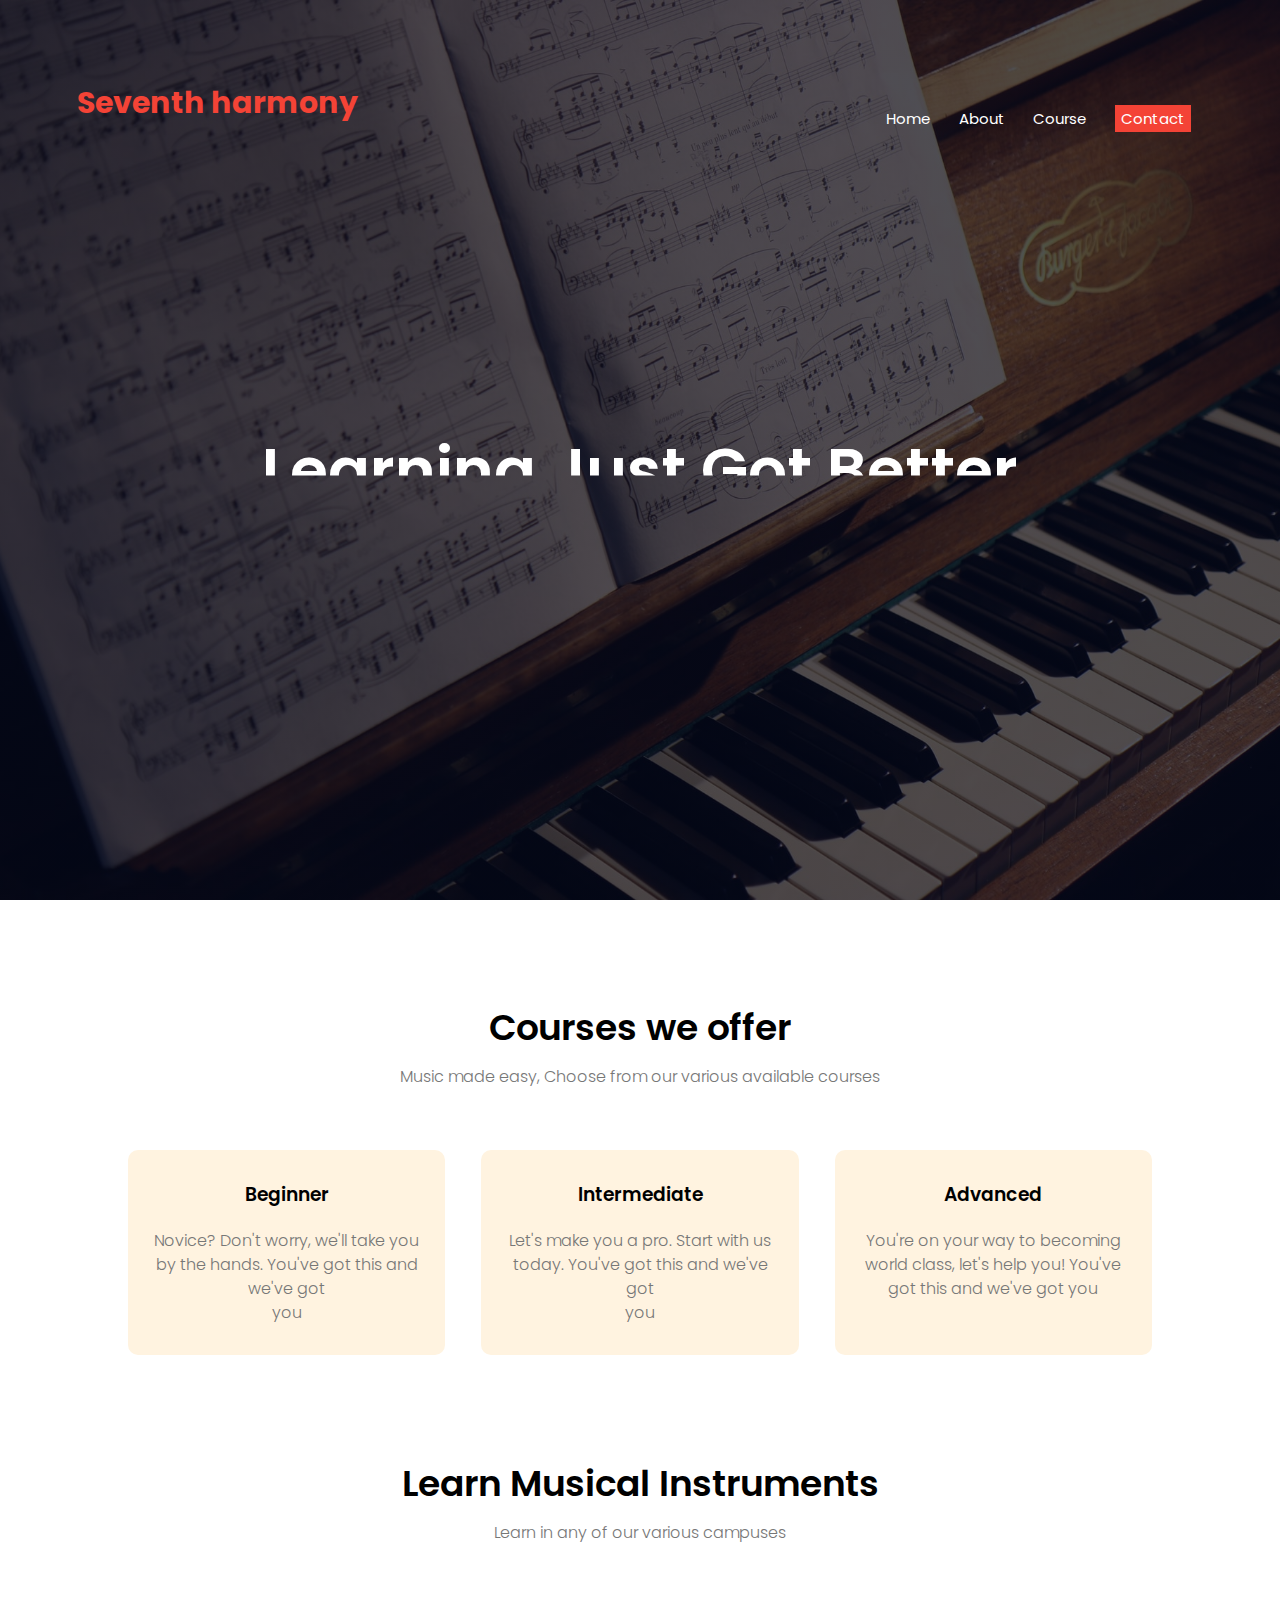
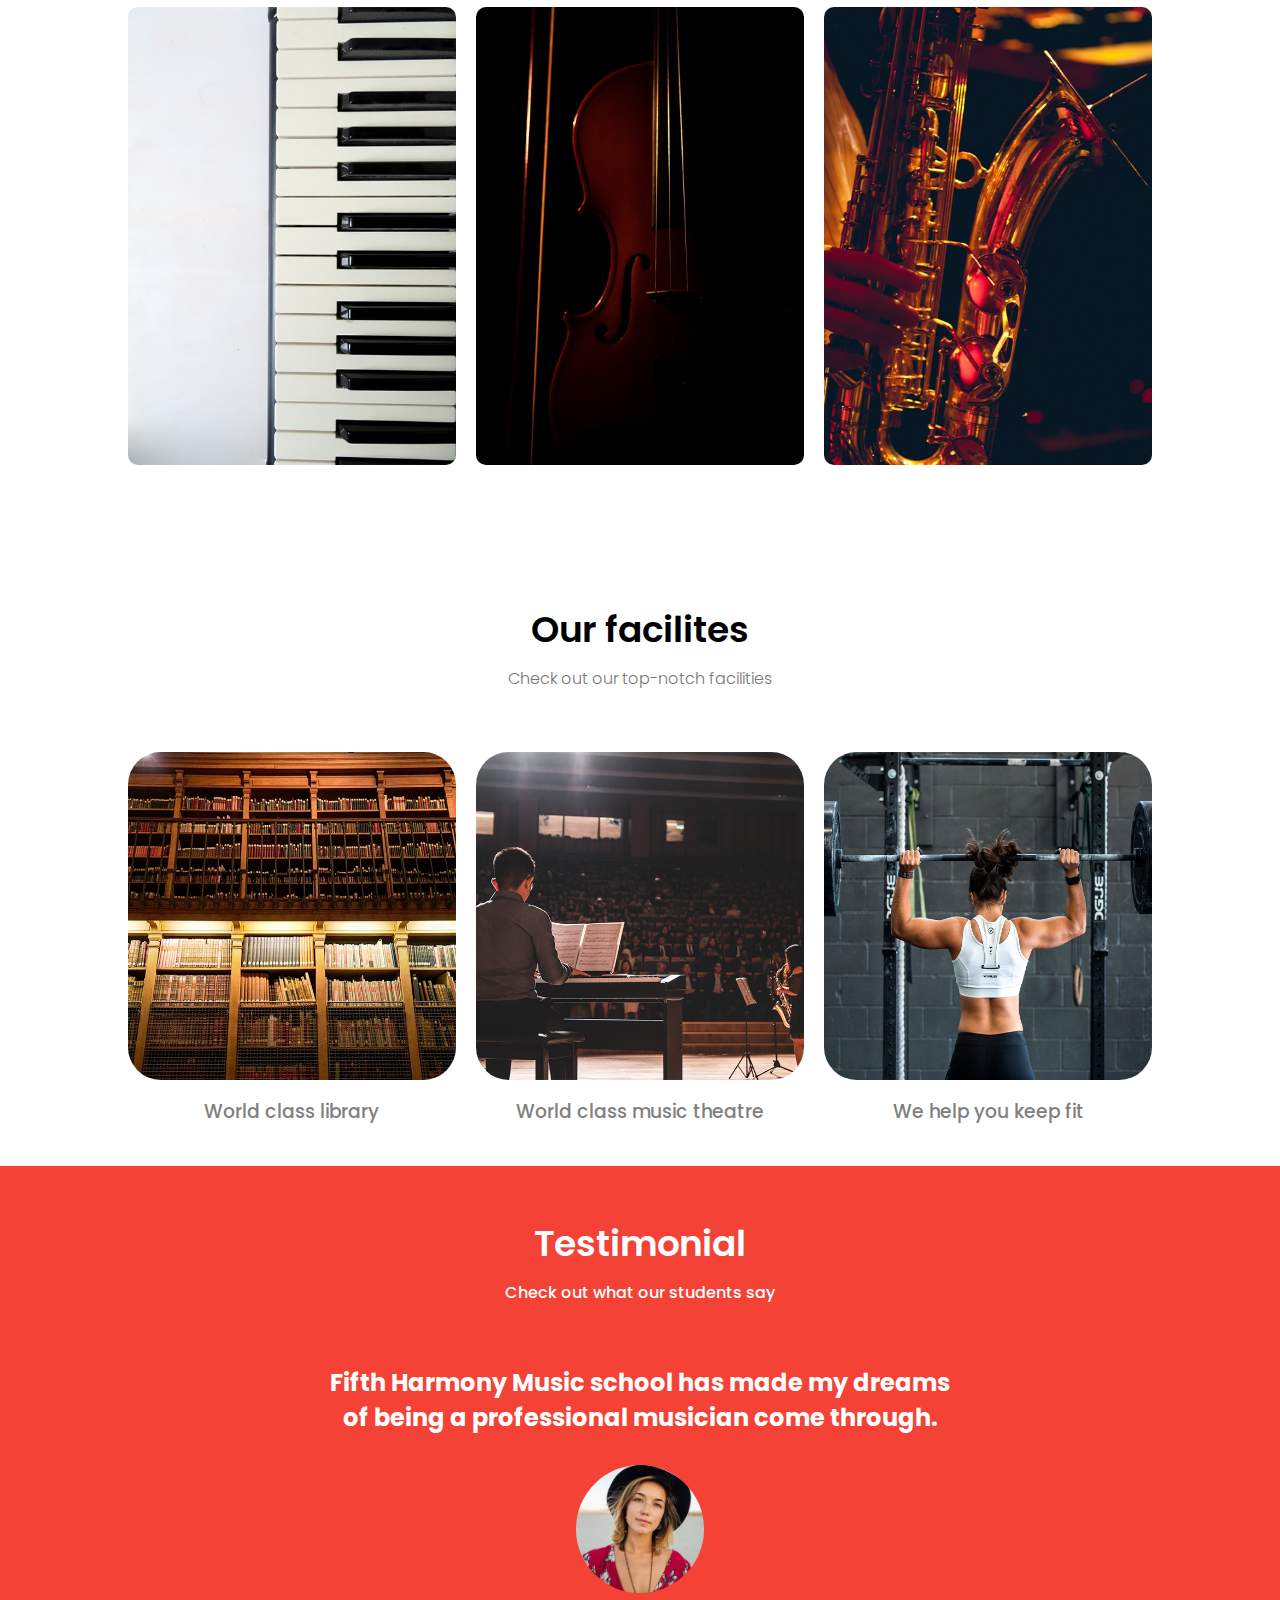
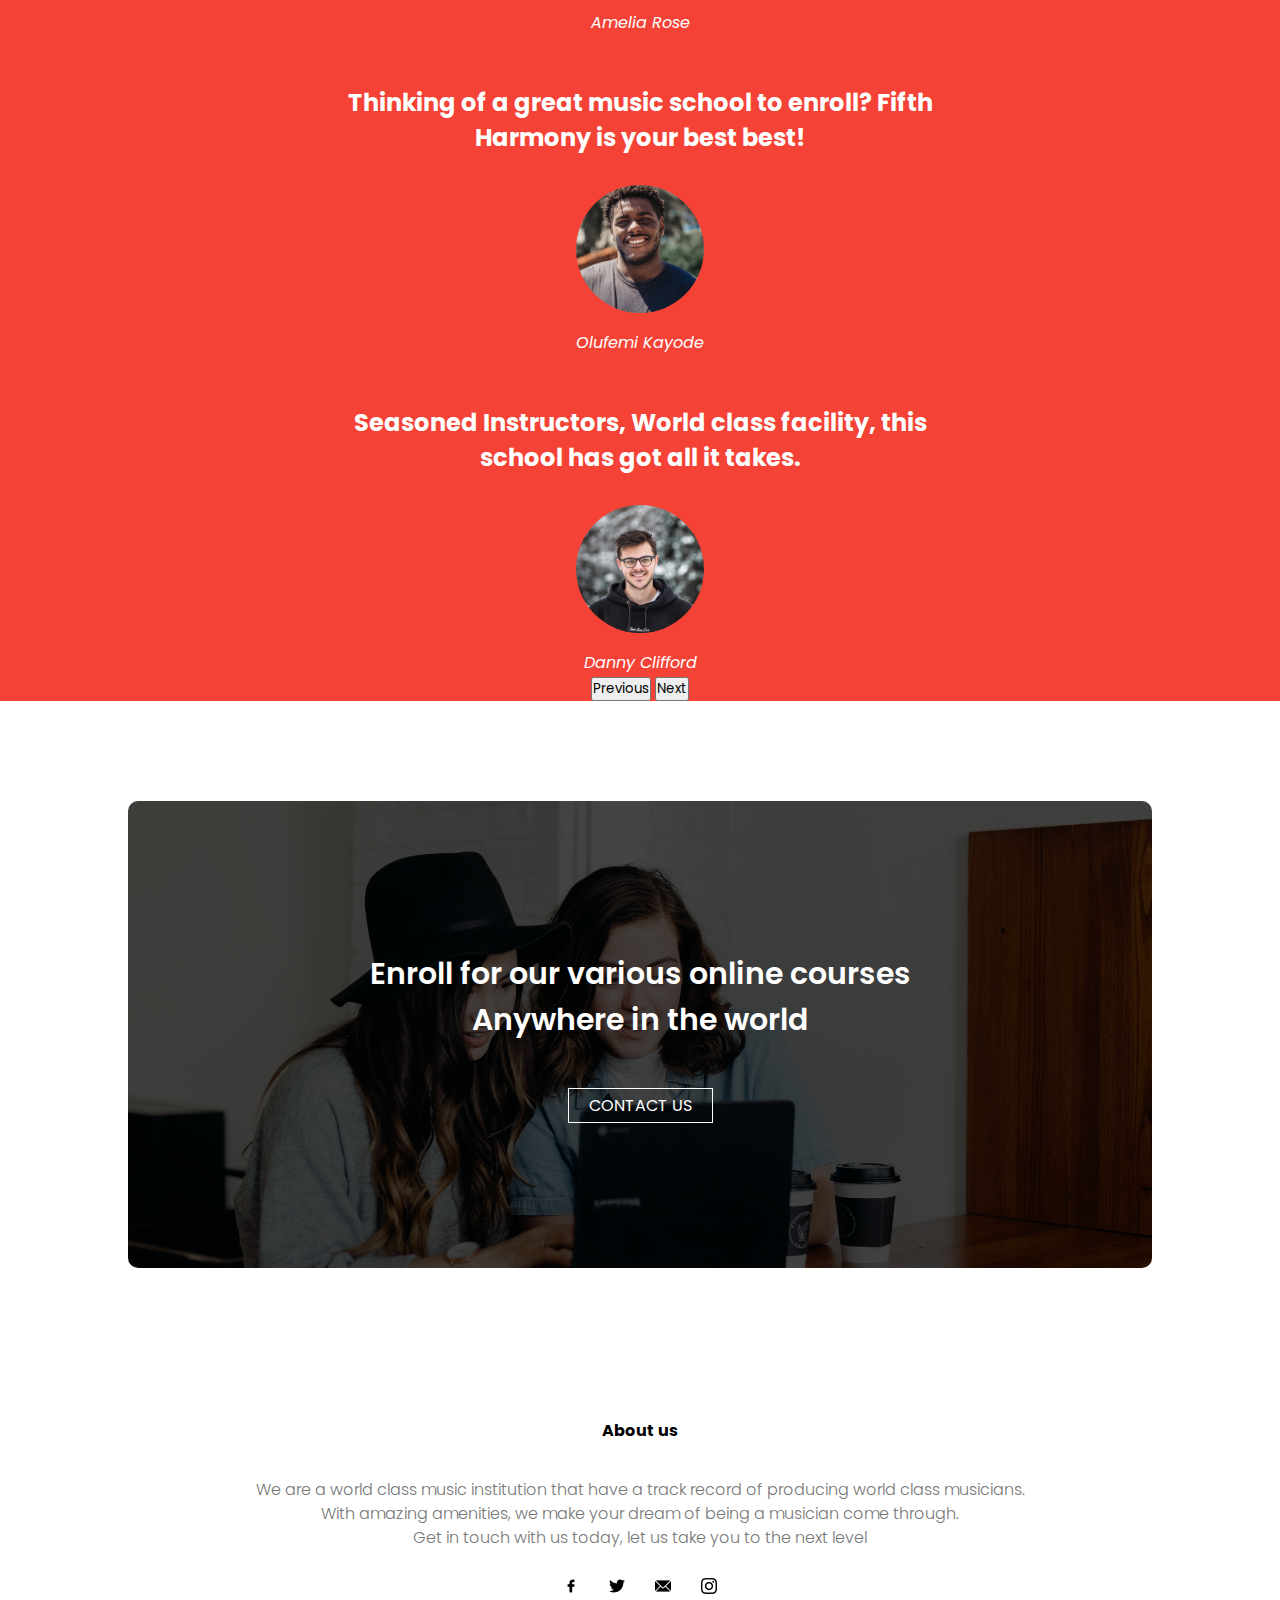
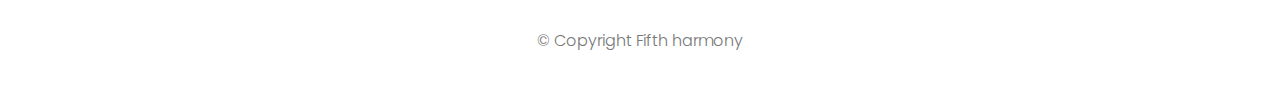
<file: index.html>
<!DOCTYPE html>
<html lang="en" dir="ltr">

<head>
  <meta name="viewport" content="with=device-width, initial-scale=1.0, maximum-scale=1.0, user-scalable=0">
  <title>University Web</title>
  <link rel="preconnect" href="https://fonts.googleapis.com">
  <link rel="preconnect" href="https://fonts.gstatic.com" crossorigin>
  <!-- google fonts -->
  <link href="https://fonts.googleapis.com/css2?family=Poppins:ital,wght@0,100;0,200;0,300;0,400;0,700;1,600&display=swap" rel="stylesheet">
  <!-- css style sheets -->
  <link href="https://cdn.jsdelivr.net/npm/bootstrap@5.2.0-beta1/dist/css/bootstrap.min.css" rel="stylesheet" integrity="sha384-0evHe/X+R7YkIZDRvuzKMRqM+OrBnVFBL6DOitfPri4tjfHxaWutUpFmBp4vmVor" crossorigin="anonymous">
  <link rel="stylesheet" href="styles.css">
  <!-- bootstrap script -->
  <script src="https://cdn.jsdelivr.net/npm/bootstrap@5.2.0-beta1/dist/js/bootstrap.bundle.min.js" integrity="sha384-pprn3073KE6tl6bjs2QrFaJGz5/SUsLqktiwsUTF55Jfv3qYSDhgCecCxMW52nD2" crossorigin="anonymous"></script>
  <!-- <link rel="stylesheet" href="<link rel="stylesheet" href="https://cdn.jsdelivr.net/npm/@fortawesome/fontawesome-free@6.1.1/css/fontawesome.min.css" integrity="sha384-zIaWifL2YFF1qaDiAo0JFgsmasocJ/rqu7LKYH8CoBEXqGbb9eO+Xi3s6fQhgFWM" crossorigin="anonymous"> -->
</head>

<body>
  <section class="header">
    <nav>

      <a href="#" class="Fifth-harmony">Seventh harmony</a>
      <div class="nav-links" id="navLinks">
        <img class="nav-close-img" src="close.png" onclick="hideMenu()">
        <ul>
          <li><a href="index.html">Home</a></li>
          <li><a href="about.html">About</a></li>
          <li><a href="course.html">Course</a></li>
          <!-- <li><a href="#">Blog</a></li> -->
          <li><a href="contact.html"class="contact-btn">Contact</a></li>
        </ul>
      </div>
      <img class="nav-close-img" src="menu.png" onclick="showMenu()">
    </nav>

    <div class="text-box">
      <h1>Learning Just Got Better</h1>
      <p>With state of the art libraries, seasoned instructors and other world class amenities, <br> we provide a learning enviroment that is second to none</p>
      <a href="" class="hero-btn">Visit us today</a>
    </div>

  </section>

  <!-- Courses -->
  <section class="Course">
    <h1>Courses we offer</h1>
    <p>Music made easy, Choose from our various available courses</p>


    <div class="row">
      <div class="course-col">
        <h3>Beginner</h3>
        <p>Novice? Don't worry, we'll take you by the hands. You've got this and we've got <br> you</p>
      </div>
      <div class="course-col">
        <h3>Intermediate</h3>
        <p>Let's make you a pro. Start with us today. You've got this and we've got <br> you</p>
      </div>
      <div class="course-col">
        <h3>Advanced</h3>
        <p>You're on your way to becoming world class, let's help you! You've got this and we've got you</p>
      </div>
    </div>
  </section>

  <!-- Campus -->

  <section class="campus">
    <h1>Learn Musical Instruments</h1>
    <p>Learn in any of our various campuses</p>
    <div class="row">
      <div class="campus-col">
        <img src="piano.png" alt="">
        <div class="layer">
          <h3>Learn to play the Piano and other musical instruments</h3>
        </div>
      </div>
      <div class="campus-col">
        <img src="violin.png" alt="">
        <div class="layer">
          <h3>Learn to play the Violin and other musical instruments</h3>
        </div>
      </div>
      <div class="campus-col">
        <img src="sax.png" alt="">
        <div class="layer">
          <h3>Learn to play the Saxophone and other musical instruments</h3>
        </div>
      </div>
    </div>
  </section>

  <!-- Facilities -->
  <section class="facilities">
    <h1>Our facilites</h1>
    <p>Check out our top-notch facilities</p>
    <div class="row">

      <div class="facilities-col">
        <img src="library.png" alt="">
        <h3>World class library</h3>
      </div>
      <div class="facilities-col">
        <img src="theatre.png" alt="">
        <h3>World class music theatre</h3>
      </div>
      <div class="facilities-col">
        <img src="gym.png" alt="">
        <h3>We help you keep fit</h3>
      </div>
    </div>
  </section>

  <!-- testimonials -->
  <section class="testimonial">
    <h1>Testimonial</h1>
    <p>Check out what our students say</p>
    <div id="carouselExampleControls" class="carousel slide" data-bs-ride="carousel" data-bs-interval=2000 >
      <div class="carousel-inner">
        <div class="carousel-item active">
          <h2 class="testimonial-text">Fifth Harmony Music school has made my dreams of being a professional musician come through.</h2>
          <img class="testimonial-image" src="lady-img.jpg" alt="lady-profile">
        <br>  <em>Amelia Rose</em>
        </div>
        <div class="carousel-item">
          <h2 class="testimonial-text">Thinking of a great music school to enroll? Fifth Harmony is your best best!</h2>
          <img class="testimonial-image" src="blackman.png" alt="lady-profile">
        <br>  <em>Olufemi Kayode</em>
        </div>
        <div class="carousel-item">
          <h2 class="testimonial-text">Seasoned Instructors, World class facility, this school has got all it takes.</h2>
          <img class="testimonial-image" src="whiteman.png" alt="lady-profile">
        <br>  <em>Danny Clifford</em>
        </div>
      </div>
      <button class="carousel-control-prev" type="button" data-bs-target="#carouselExampleControls" data-bs-slide="prev">
        <span class="carousel-control-prev-icon" aria-hidden="true"></span>
        <span class="visually-hidden">Previous</span>
      </button>
      <button class="carousel-control-next" type="button" data-bs-target="#carouselExampleControls" data-bs-slide="next">
        <span class="carousel-control-next-icon" aria-hidden="true"></span>
        <span class="visually-hidden">Next</span>
      </button>
    </div>
  </section>
<!-- Call to Action -->
<section class="cta" >
<h1>Enroll for our various online courses <br>Anywhere in the world </h1>
<a href="#" class="cta-btn">CONTACT US</a>
</section>

<!-- Footer -->
<section class="footer">
  <h4>About us</h4>
  <p>We are a world class music institution that have a track record of producing world class musicians.<br> With amazing amenities, we make your dream of being a musician come through.<br> Get in touch with us today, let us take you to the next level</p>
  <div class="social-media">
  <img class="icons" src="facebook.png" alt="">
  <img class="icons" src="twitter.png" alt="">
  <img class="icons" src="email.png" alt="">
  <img class="icons" src="instagram.png" alt="">
  </div>
  <p>© Copyright Fifth harmony</p>
</section>



  <script src="https://ajax.googleapis.com/ajax/libs/jquery/3.6.0/jquery.min.js"></script>
  <script src="index.js" charset="utf-8"></script>
</body>

</html>
</file>
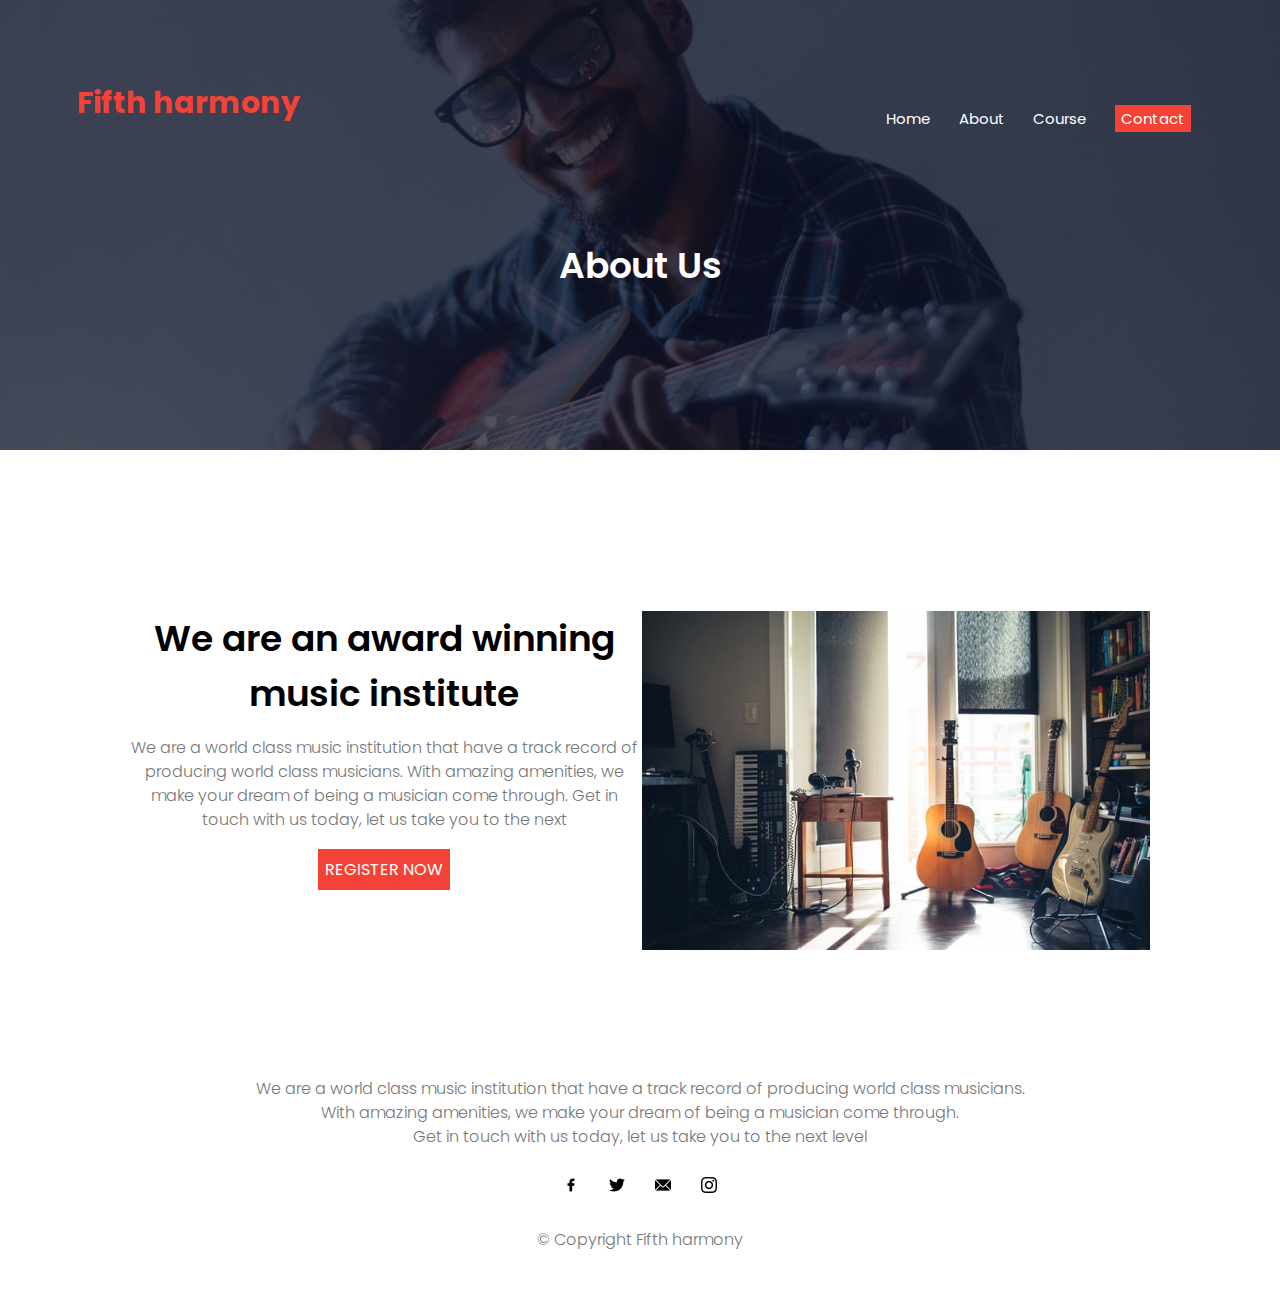
<file: about.html>
<!DOCTYPE html>
<html lang="en" dir="ltr">

<head>
<meta name="viewport" content="with=device-width, initial-scale=1.0, maximum-scale=1.0, user-scalable=0">
  <title>University Web</title>
  <link rel="preconnect" href="https://fonts.googleapis.com">
  <link rel="preconnect" href="https://fonts.gstatic.com" crossorigin>
  <!-- google fonts -->
  <link href="https://fonts.googleapis.com/css2?family=Poppins:ital,wght@0,100;0,200;0,300;0,400;0,700;1,600&display=swap" rel="stylesheet">
  <!-- css style sheets -->
  <link href="https://cdn.jsdelivr.net/npm/bootstrap@5.2.0-beta1/dist/css/bootstrap.min.css" rel="stylesheet" integrity="sha384-0evHe/X+R7YkIZDRvuzKMRqM+OrBnVFBL6DOitfPri4tjfHxaWutUpFmBp4vmVor" crossorigin="anonymous">
  <link rel="stylesheet" href="styles.css">
  <!-- bootstrap script -->
  <script src="https://cdn.jsdelivr.net/npm/bootstrap@5.2.0-beta1/dist/js/bootstrap.bundle.min.js" integrity="sha384-pprn3073KE6tl6bjs2QrFaJGz5/SUsLqktiwsUTF55Jfv3qYSDhgCecCxMW52nD2" crossorigin="anonymous"></script>
  <!-- <link rel="stylesheet" href="<link rel="stylesheet" href="https://cdn.jsdelivr.net/npm/@fortawesome/fontawesome-free@6.1.1/css/fontawesome.min.css" integrity="sha384-zIaWifL2YFF1qaDiAo0JFgsmasocJ/rqu7LKYH8CoBEXqGbb9eO+Xi3s6fQhgFWM" crossorigin="anonymous"> -->
</head>

<body>
  <section class="sub-header">
    <nav>

      <a href="#" class="Fifth-harmony">Fifth harmony</a>
      <div class="nav-links" id="navLinks">
        <img class="nav-close-img" src="close.png" onclick="hideMenu()">
        <ul>
          <li><a href="index.html">Home</a></li>
          <li><a href="about.html">About</a></li>
          <li><a href="course.html">Course</a></li>
          <!-- <li><a href="#">Blog</a></li> -->
          <li><a href="contact.html" class="contact-btn">Contact</a></li>
        </ul>
      </div>
      <img class="nav-close-img" src="menu.png" onclick="showMenu()">
    </nav>

    <h1>About Us</h1>
    <div class="row">
      <!-- <div class="about-col">
        <img src="about.png" alt="">
      </div> -->
    </div>
  </section>
  <!-- About us section -->

  <section class="about-us">

    <div class="row">
      <div class="about-col">
        <h1>We are an award winning music institute</h1>
        <p>We are a world class music institution that have a track record of producing world class musicians. With amazing amenities, we make your dream of being a musician come through. Get in touch with us today, let us take you to the next</p>
        <a href="#" class="about-btn">REGISTER NOW</a>
      </div>
      <div class="about-col">
        <img  src="about.jpg" alt="">
      </div>
    </div>
  </section>



  <!-- Footer -->
  <section class="footer">

    <p>We are a world class music institution that have a track record of producing world class musicians.<br> With amazing amenities, we make your dream of being a musician come through.<br> Get in touch with us today, let us take you to the next
      level</p>
    <div class="social-media">
      <img class="icons" src="facebook.png" alt="">
      <img class="icons" src="twitter.png" alt="">
      <img class="icons" src="email.png" alt="">
      <img class="icons" src="instagram.png" alt="">
    </div>
    <p>© Copyright Fifth harmony</p>
  </section>



  <script src="https://ajax.googleapis.com/ajax/libs/jquery/3.6.0/jquery.min.js"></script>
  <script src="index.js" charset="utf-8"></script>
</body>

</html>
</file>
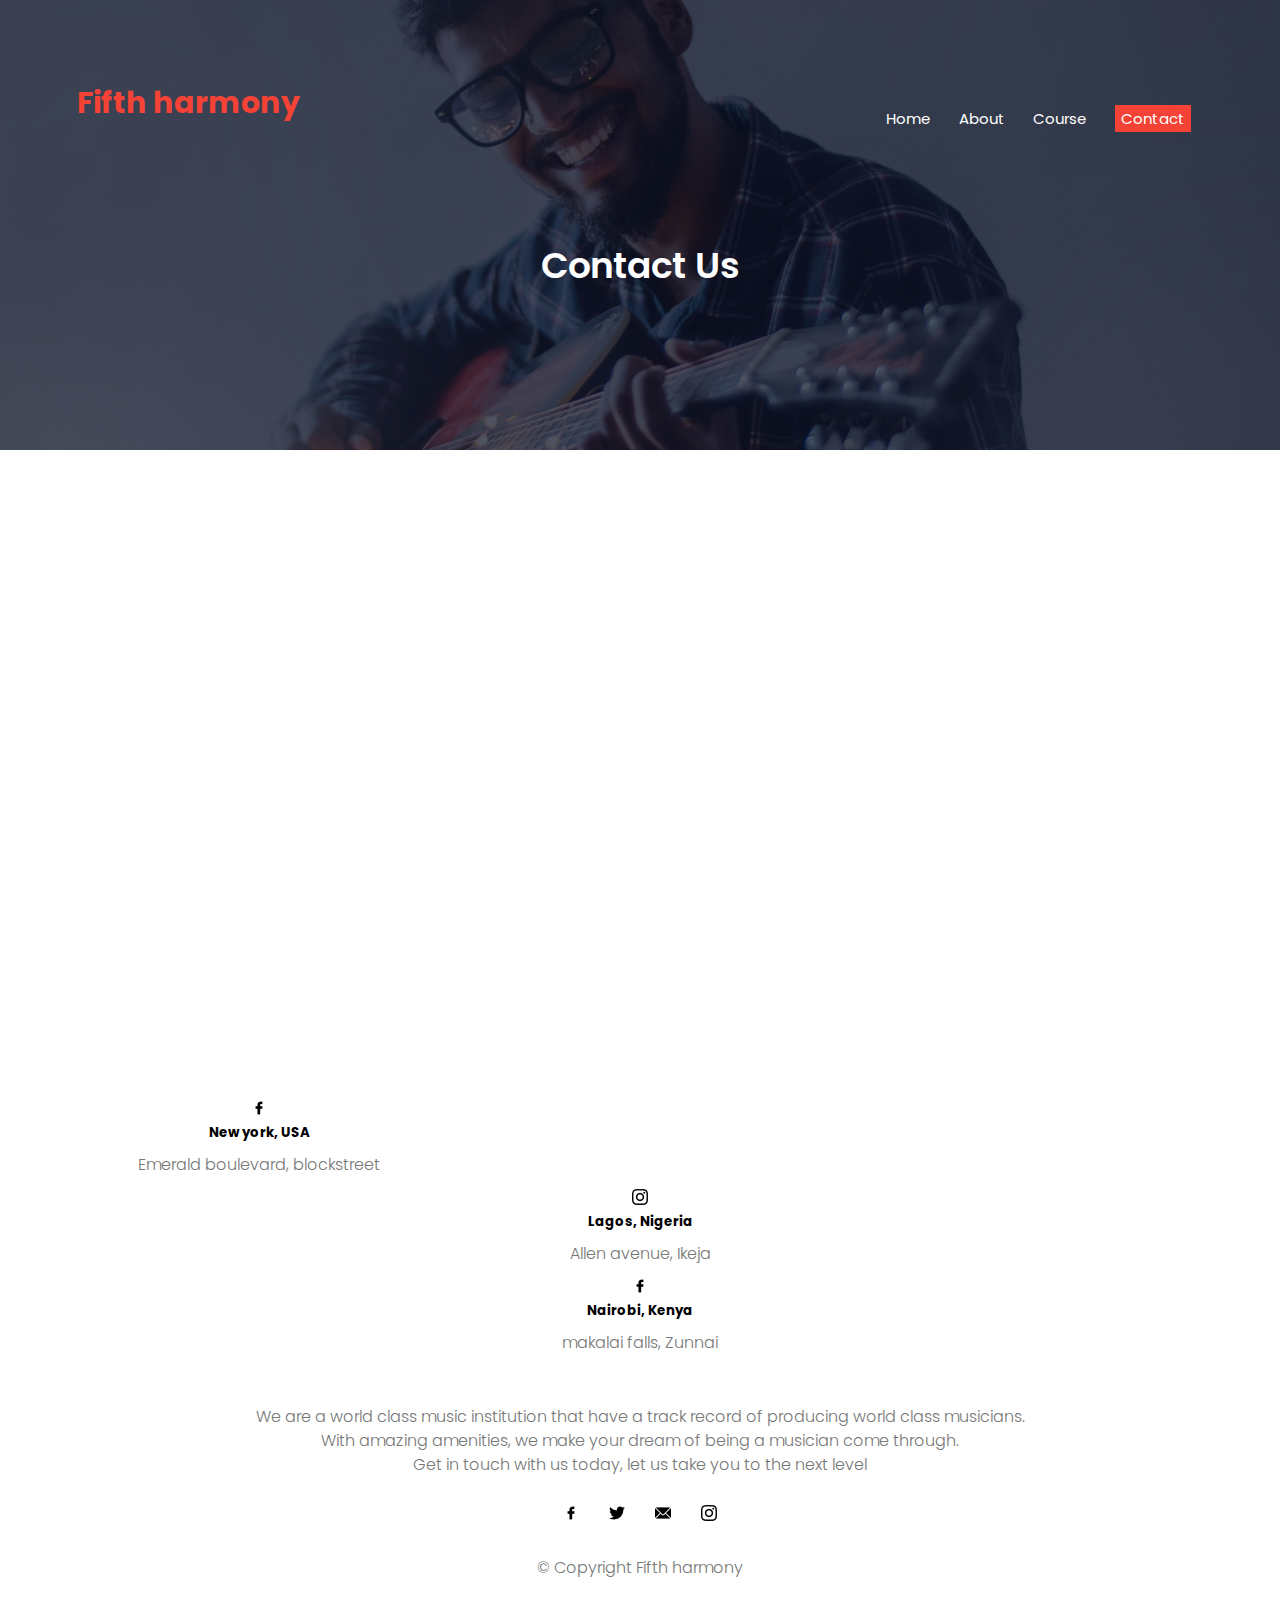
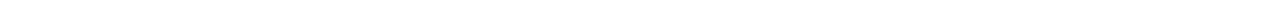
<file: contact.html>
<!DOCTYPE html>
<html lang="en" dir="ltr">

<head>
  <meta name="viewport" content="with=device-width, initial-scale=1.0, maximum-scale=1.0, user-scalable=0">
  <title>University Web</title>
  <link rel="preconnect" href="https://fonts.googleapis.com">
  <link rel="preconnect" href="https://fonts.gstatic.com" crossorigin>
  <!-- google fonts -->
  <link href="https://fonts.googleapis.com/css2?family=Poppins:ital,wght@0,100;0,200;0,300;0,400;0,700;1,600&display=swap" rel="stylesheet">
  <!-- css style sheets -->
  <link href="https://cdn.jsdelivr.net/npm/bootstrap@5.2.0-beta1/dist/css/bootstrap.min.css" rel="stylesheet" integrity="sha384-0evHe/X+R7YkIZDRvuzKMRqM+OrBnVFBL6DOitfPri4tjfHxaWutUpFmBp4vmVor" crossorigin="anonymous">
  <link rel="stylesheet" href="styles.css">
  <!-- bootstrap script -->
  <script src="https://cdn.jsdelivr.net/npm/bootstrap@5.2.0-beta1/dist/js/bootstrap.bundle.min.js" integrity="sha384-pprn3073KE6tl6bjs2QrFaJGz5/SUsLqktiwsUTF55Jfv3qYSDhgCecCxMW52nD2" crossorigin="anonymous"></script>
  <!-- <link rel="stylesheet" href="<link rel="stylesheet" href="https://cdn.jsdelivr.net/npm/@fortawesome/fontawesome-free@6.1.1/css/fontawesome.min.css" integrity="sha384-zIaWifL2YFF1qaDiAo0JFgsmasocJ/rqu7LKYH8CoBEXqGbb9eO+Xi3s6fQhgFWM" crossorigin="anonymous"> -->
</head>

<body>
  <section class="sub-header">
    <nav>

      <a href="#" class="Fifth-harmony">Fifth harmony</a>
      <div class="nav-links" id="navLinks">
        <img class="nav-close-img" src="close.png" onclick="hideMenu()">
        <ul>
          <li><a href="index.html">Home</a></li>
          <li><a href="about.html">About</a></li>
          <li><a href="course.html">Course</a></li>
          <!-- <li><a href="#">Blog</a></li> -->
          <li><a href="contact.html" class="contact-btn">Contact</a></li>
        </ul>
      </div>
      <img class="nav-close-img" src="menu.png" onclick="showMenu()">
    </nav>

    <h1>Contact Us</h1>

  </section>
  <!-- Contact us section -->
  <section class="location">
    <iframe src="https://www.google.com/maps/embed?pb=!1m10!1m8!1m3!1d65324984.1776208!2d68.5329562!3d2.1070881!3m2!1i1024!2i768!4f13.1!5e0!3m2!1sen!2sng!4v1655913078369!5m2!1sen!2sng" width="600" height="450" style="border:0;" allowfullscreen=""
      loading="lazy" referrerpolicy="no-referrer-when-downgrade"></iframe>

  </section>

  <section class="contact-us">
    <div class="row">
      <div class="contact-col">
        <div>
          <img src="facebook.png" alt="">
          <span>
            <h5>New york, USA</h5>
            <p>Emerald boulevard, blockstreet</p>
          </span>
        </div>

      </div>
    </div>
    <div class="contact-col">
      <div>
        <img src="instagram.png" alt="">
        <span>
          <h5>Lagos, Nigeria</h5>
          <p>Allen avenue, Ikeja</p>
        </span>
      </div>
    </div>
    </div>
    <div class="twitter-col">
      <div>
        <img src="facebook.png" alt="">
        <span>
          <h5>Nairobi, Kenya</h5>
          <p>makalai falls, Zunnai</p>
        </span>
      </div>

    </div>
  </section>



  <!-- Footer -->
  <section class="footer">

    <p>We are a world class music institution that have a track record of producing world class musicians.<br> With amazing amenities, we make your dream of being a musician come through.<br> Get in touch with us today, let us take you to the next
      level</p>
    <div class="social-media">
      <img class="icons" src="facebook.png" alt="">
      <img class="icons" src="twitter.png" alt="">
      <img class="icons" src="email.png" alt="">
      <img class="icons" src="instagram.png" alt="">
    </div>
    <p>© Copyright Fifth harmony</p>
  </section>



  <script src="https://ajax.googleapis.com/ajax/libs/jquery/3.6.0/jquery.min.js"></script>
  <script src="index.js" charset="utf-8"></script>
</body>

</html>
</file>
<file: styles.css>
* {
  margin: 0;
  padding: 0;
  font-family: 'Poppins', sans-serif;
}

.header {
  min-height: 100vh;
  width: 100%;
  background-image: linear-gradient(rgba(4, 9, 30, 0.7), rgba(4, 9, 30, 0.7)), url(music.jpg);
  background-position: center;
  background-size: cover;
  position: relative;
}


body{
  overflow-x: hidden;
}


/* navbar */
nav {
  display: flex;
  padding: 2% 6%;
  justify-content: space-between;
  align-items: center;
}

nav img {
  width: 150px;
}

.nav-links {
  /* flex: 1;
  text-align: right; */
}

.nav-links ul li {
  list-style: none;
  display: inline-block;
  padding: 80px 12px;
  position: relative;
}

.nav-links ul li a {
  color: white;
  text-decoration: none;
  font-size: 15px;
}

.nav-links ul li a button{
  border-style: none;
  border-radius: 20%;
  padding: 2% 6%;
}


.nav-links ul li::after {
  content: '';
  width: 0%;
  height: 2px;
  background: #f44336;
  display: block;
  margin: auto;
  transition: 0.5s
}

.nav-links ul li:hover::after {
  width: 100%;
}


.nav-close-img{
  width: 8%;
  display: none;
}

.contact-btn{
  border: 1px solid #f44336;
  padding: 2px 5px;
  background-color: #f44336;
}

.contact-btn:hover{
  background: transparent;
  transition: 0.5s;
  color:  #f44336;
}

.Fifth-harmony{
  text-decoration: none;
  color: #f44336;
  font-size: 30px;
  font-weight: bolder;
  padding-bottom: 33px;
}

.Fifth-harmony:hover{
  color: #ffffff;
}

@media (max-width: 768px) {
  .Fifth-harmony{
    text-decoration: none;
    color: #f44336;
    font-size: 15px;
    font-weight: bolder;
    padding-bottom: 5px;
  }
}


/* hero */
.text-box {
  width: 90%;
  position: absolute;
  top: 50%;
  left: 50%;
  transform: translate(-50%, -50%);
  text-align: center;
}

.text-box h1 {
  font-size: 62px;
  color: white;
}

.text-box p {
  margin: 10px 0 40px 0px;
  font-size: 20px;
  color: white;
}

.hero-btn {
  display: inline-block;
  text-decoration: none;
  color: #ffffff;
  border: 1px solid #fff;
  padding: 5px 20px;
  background: transparent;
  position: relative;
}

.hero-btn:hover {
  border: 1px solid #f44336;
  background-color: #f44336;
  transition: 1s;
  color: black;
}

@media(max-width: 768px) {
  .text-box h1 {
    font-size: 40px;
    color: white;
  }

  .nav-links ul{
    padding: 30px;

  }

  .nav-links ul li{
    display: block;
    padding-top: 10px;
    padding-bottom: 10px

  }

  .nav-links ul li a {
    color: #000000;
    text-decoration: none;
    font-size: 15px;
  }

  .nav-links{
    position: absolute;
    background: white;
    height: 100vh;
    width: 200px;
    top: 0;
    right: -200px;
    text-align: left;
    z-index: 2;
    transition: 1s;
    visibility: hidden;

  }
  .nav-close-img{
    display: block;
    margin: 10px;
    font-size: 22px;
    cursor: pointer;
  }



}

/* courses */
.Course{
  width: 80%;
  margin: auto;
  text-align: center;
  padding-top: 100px;
}

h1{
  font-size: 36px;
  font-weight: 600;
}

p{
color: #777;
font-size: 16px;
font-weight: 300;
line-height: 1.5;
padding: 10px;
}

.row{
  margin-top: 5%;
  display: flex;
  justify-content: space-between;
}

.course-col{
  flex-basis: 31%;
  background-color: #fff3e0;
  border-radius: 10px;
  margin-bottom: 5%;
  padding: 20px 12px;
  box-sizing: border-box;
  transition: 0.5s;

}

h3{
  text-align: center;
  font-weight: 600;
  margin: 10px 0;
}


.course-col:hover{
  box-shadow: 0 0 10px 0px rgba(0, 0, 0, 0.2);
}

@media (max-width:768px ) {
.row{
  flex-direction: column;
}
}
/* campus */
.campus{
  text-align: center;
  width: 80%;
  margin: auto;
  padding-top: 50px;
}

.campus-col{
  flex-basis: 32%;
  border-radius: 10px;
  margin-bottom: 30px;
  position: relative;
}

.campus-col img{
  width: 100%;
  border-radius: 10px;

}

.layer{
  background: transparent;
  height: 100%;
  width: 100%;
  position: absolute;
  top: 0;
  left: 0;
  transition: 0.5s;
  border-radius: 10px;
}

.layer:hover{
background: rgba(256, 0, 0, 0.7);
}

.layer h3{
  /* display: none; */
  width: 100%;
  font-weight: 500;
  color: #ffffff;
  font-size: 26px;
  bottom: 0;
  position: absolute;
  left: 50%;
  transform: translateX(-50%);
  opacity: 0;
}

.layer:hover h3{
  bottom: 60%;
  transition: 0.5s;
  opacity: 1;
}

/* facilities */
.facilities{
  text-align: center;
  width: 80%;
  margin: auto;
  padding-top: 100px;

}

.facilities-col{
  flex-basis: 32%;
  border-radius: 10px;
  margin-bottom: 30px;
  position: relative;

}
.facilities-col h3{
  font-weight: 500;
  color: grey;
}
.facilities-col img{
  width: 100%;
  border-radius: 10%;
}

/* testimonials */
.testimonial{

  text-align: center;
  padding-top: 50px;
  background-color: #f44336;
  color: white;

}
.testimonial p{
  color: white;
  font-weight: 500;
}

.testimonial-image{
  width: 10%;
  border-radius: 100%;
  margin-top: 30px;
  margin-bottom: 10px;
}

.testimonial-text{
  padding-top: 50px;
  color: white;
  width: 50%;
  margin: auto;
}

@media (max-width: 768px) {
  .testimonial-text{
    padding-top: 50px;
    color: white;
    width: 60%;
    margin: auto;
  }
  .testimonial-image{
    width: 25%;
    border-radius: 100%;
    margin-top: 30px;
  }


}


/* <!-- Call to Action --> */
.cta {
  margin: 100px auto;
  width: 80%;
  background-image: linear-gradient(rgba(0, 0, 0, 0.7),rgba(0, 0, 0, 0.7)),url(cta.jpg);
  background-position: center;
  background-size: cover;
  border-radius: 10px;
  text-align: center;
  padding: 150px 0px;
}

.cta h1{
  color: white;
  font-size: 30px;
  margin-bottom: 50px;
}

.cta-btn{
  color: #ffffff;
  border: 1px solid #fff;
  padding: 5px 20px;
  background: transparent;
  text-decoration: none;
}

.cta-btn:hover{
  border: 1px solid #f44336;
  background: #f44336;
  transition: 0.5s;
  color: black;
}


/* footer */
.footer{
  width: 100%;
  padding: 30px 0;
  text-align: center;
}

.footer h4{
  margin-top: 20px;
  margin-bottom: 25px;
  font-weight: bold;

}

.icons{
  color: #f44336;
  margin: 0 13px;
  padding: 18px 0;

}


/* "About" Page */

.sub-header{
  height: 50vh;
  width: 100%;
  background-image: linear-gradient(rgba(4, 9, 30, 0.7),rgba(4, 9, 30, 0.7)),url(happy.jpg);
  background-position: center;
  background-size: cover;
  color: #ffffff;
  text-align: center;

}

.sub-header h1{

}

.about-us{
  width: 80%;
  margin: auto;
  padding-top: 80px;
  padding-bottom: 50px;
  text-align: center;
}

.about-col{
flex-basis: 50%;
padding: 30px 2px;
}
.about-col img{
  width: 100%;
}

.about h1{
  padding-bottom: 30px;
}

.about-col p{
  padding: 15px 0 25px;

}

.about-btn{
  border: 1px solid #f44336;
  padding: 8px 6px;
  background: #f44336;
  text-decoration: none;
  color: #ffffff;
}


@media(max-width: 768px) {

}

/* Contact us */

.location{
  width: 80%;
  margin: auto;
  padding: 70px 0;

}

.location iframe{
  width: 100%;
}

.contact-us{
  width: 80%;
  margin: auto;
  text-align: center;
}
</file>
